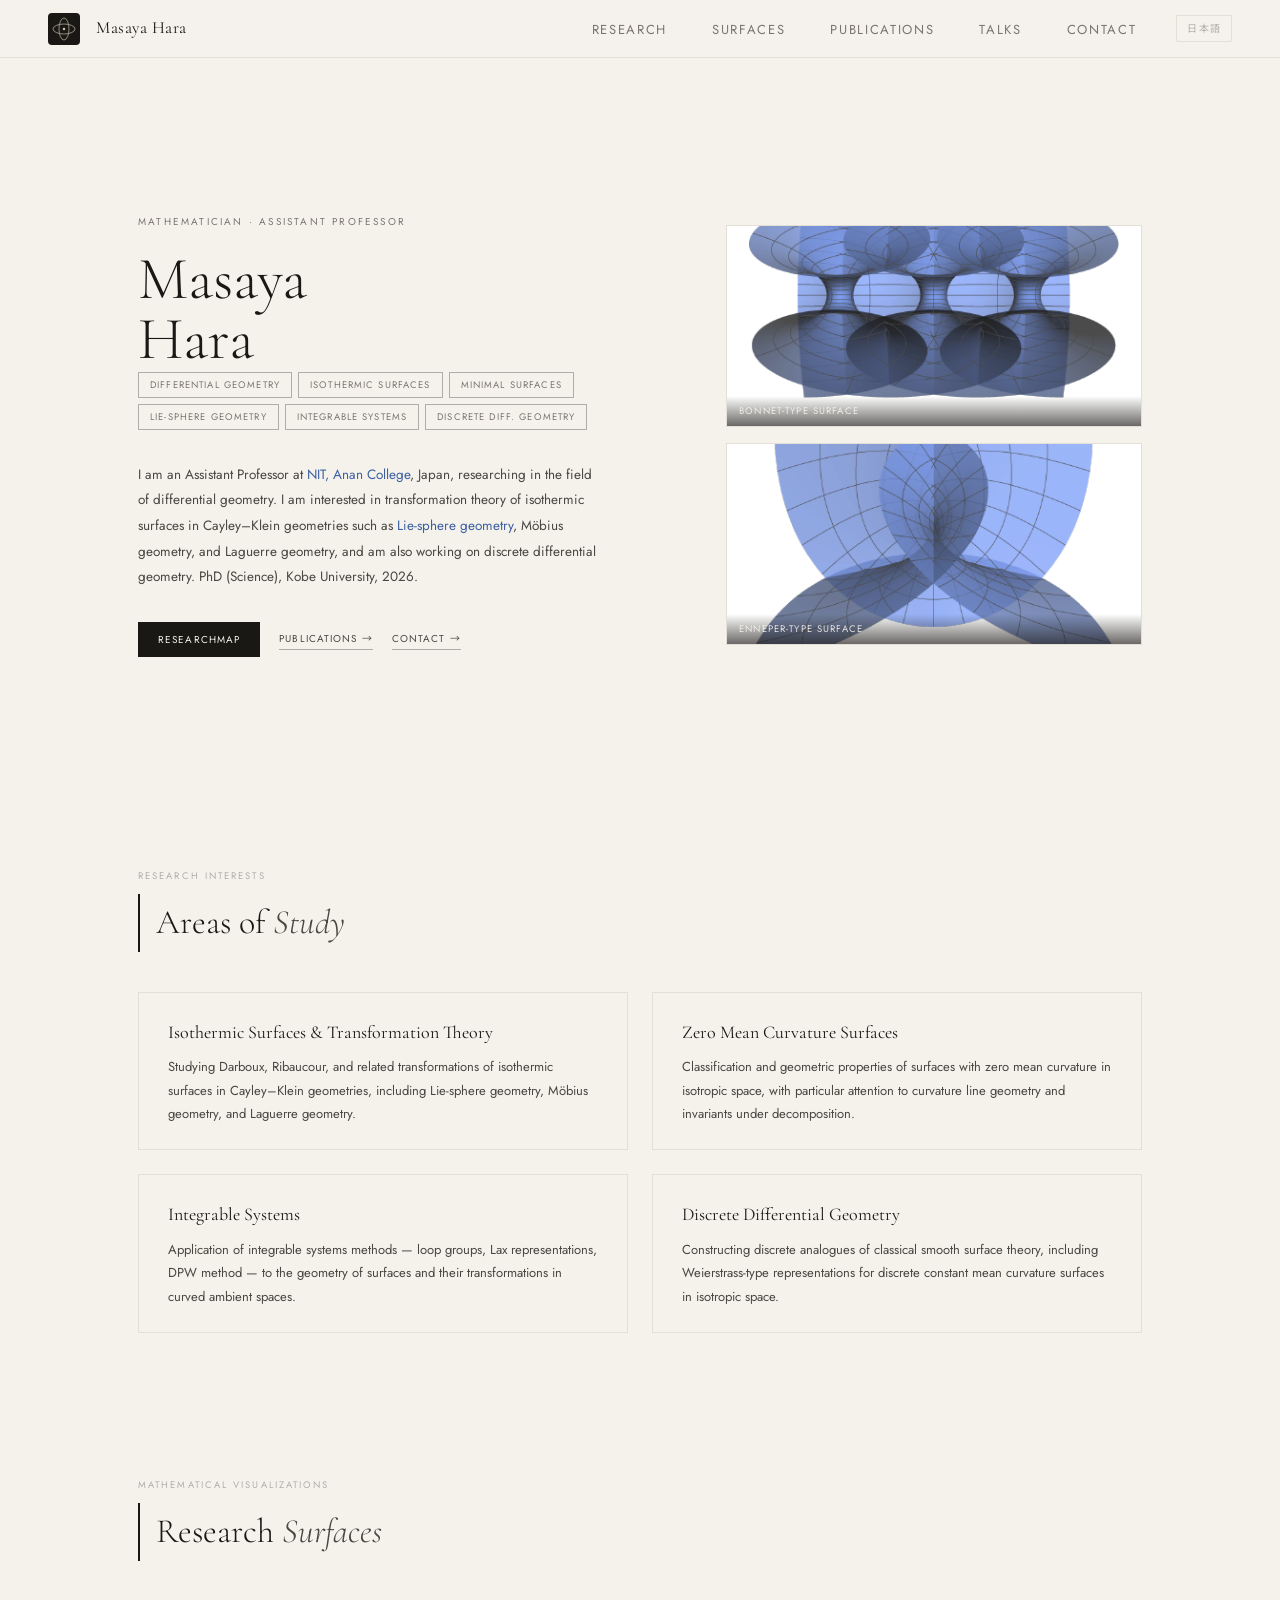
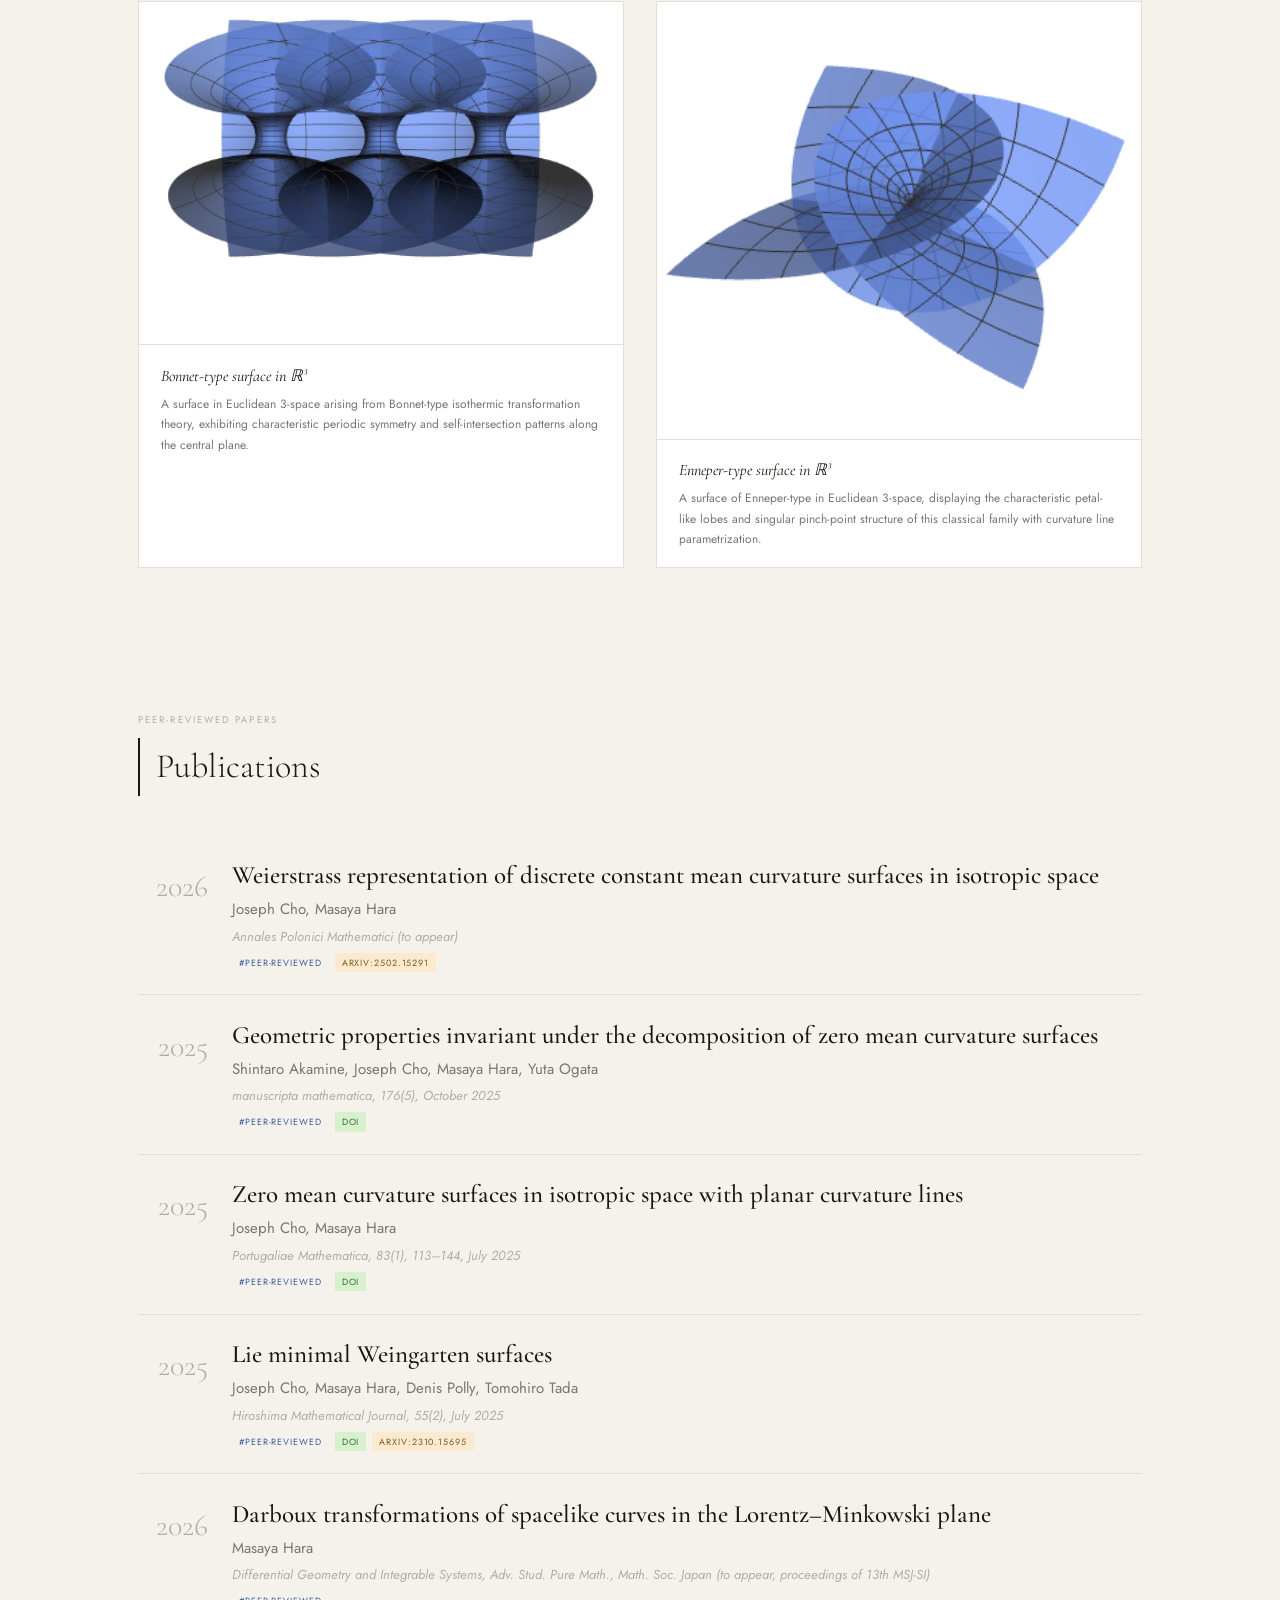
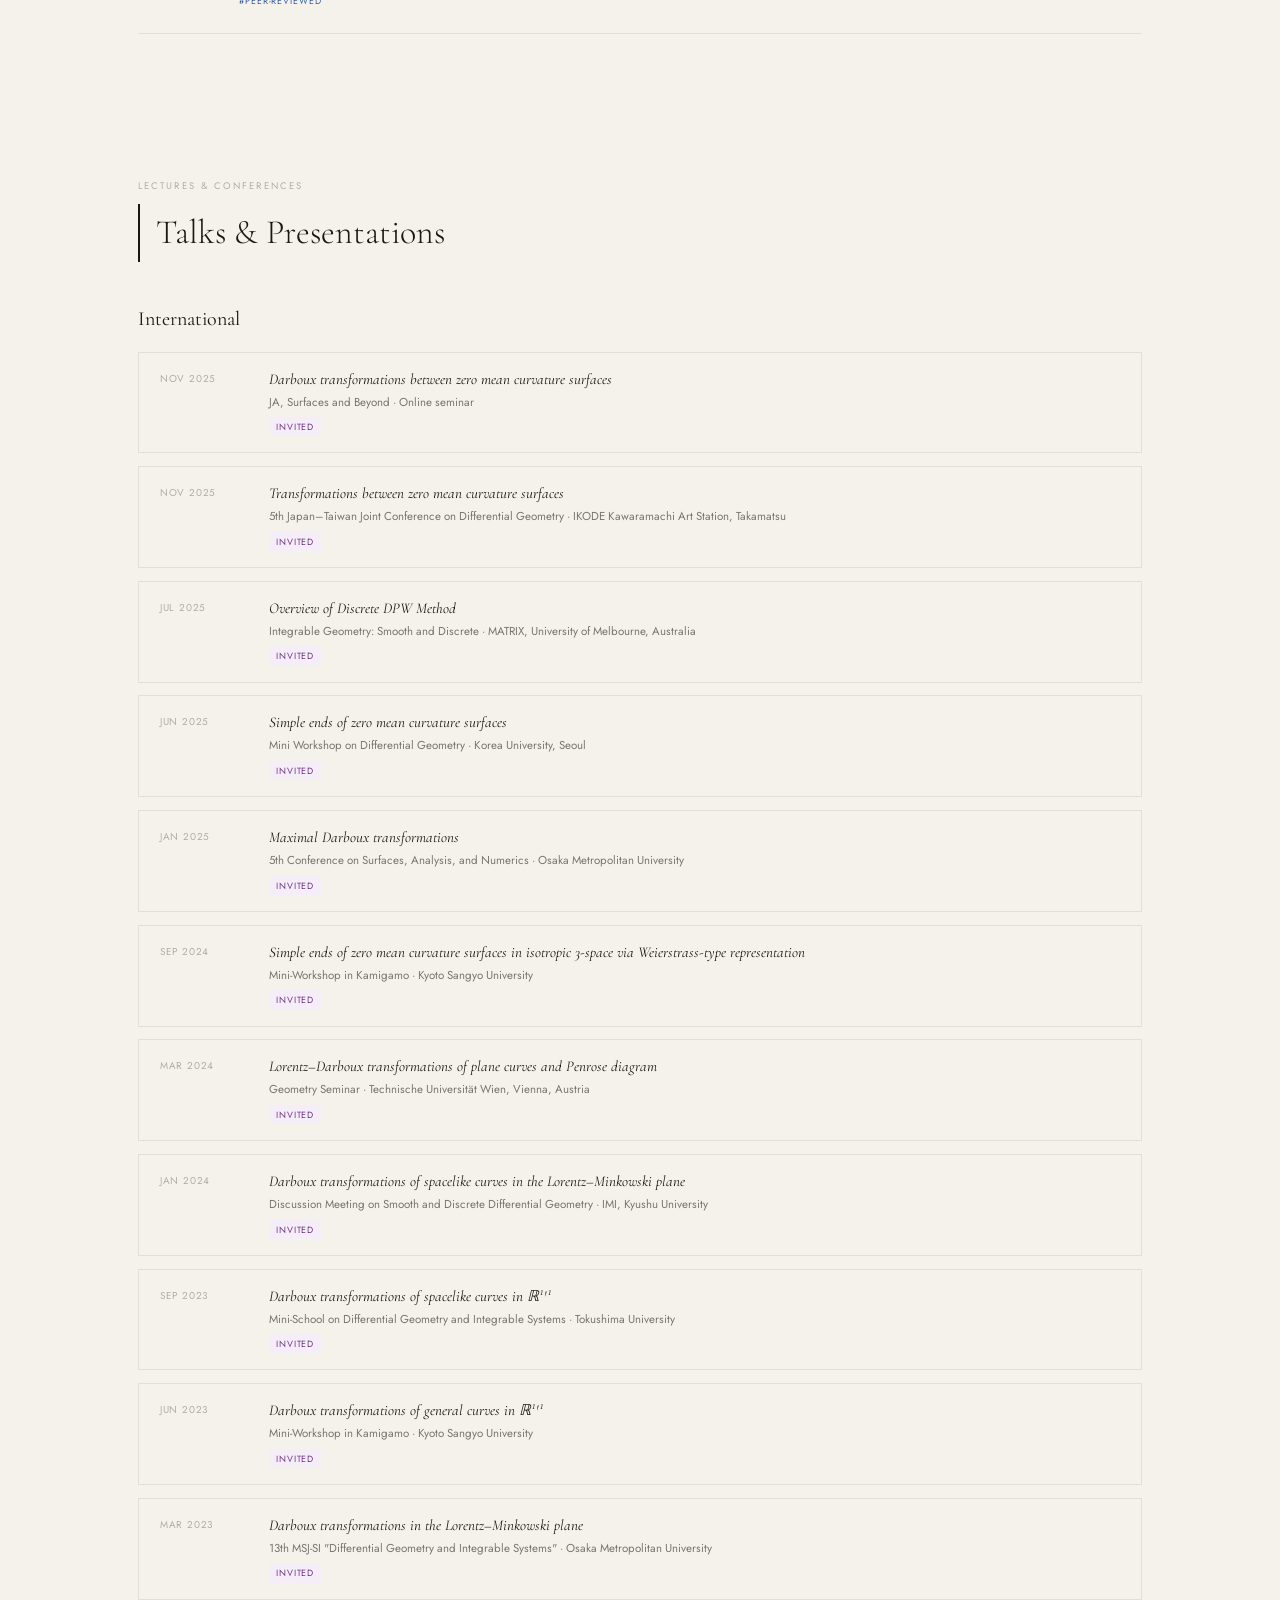
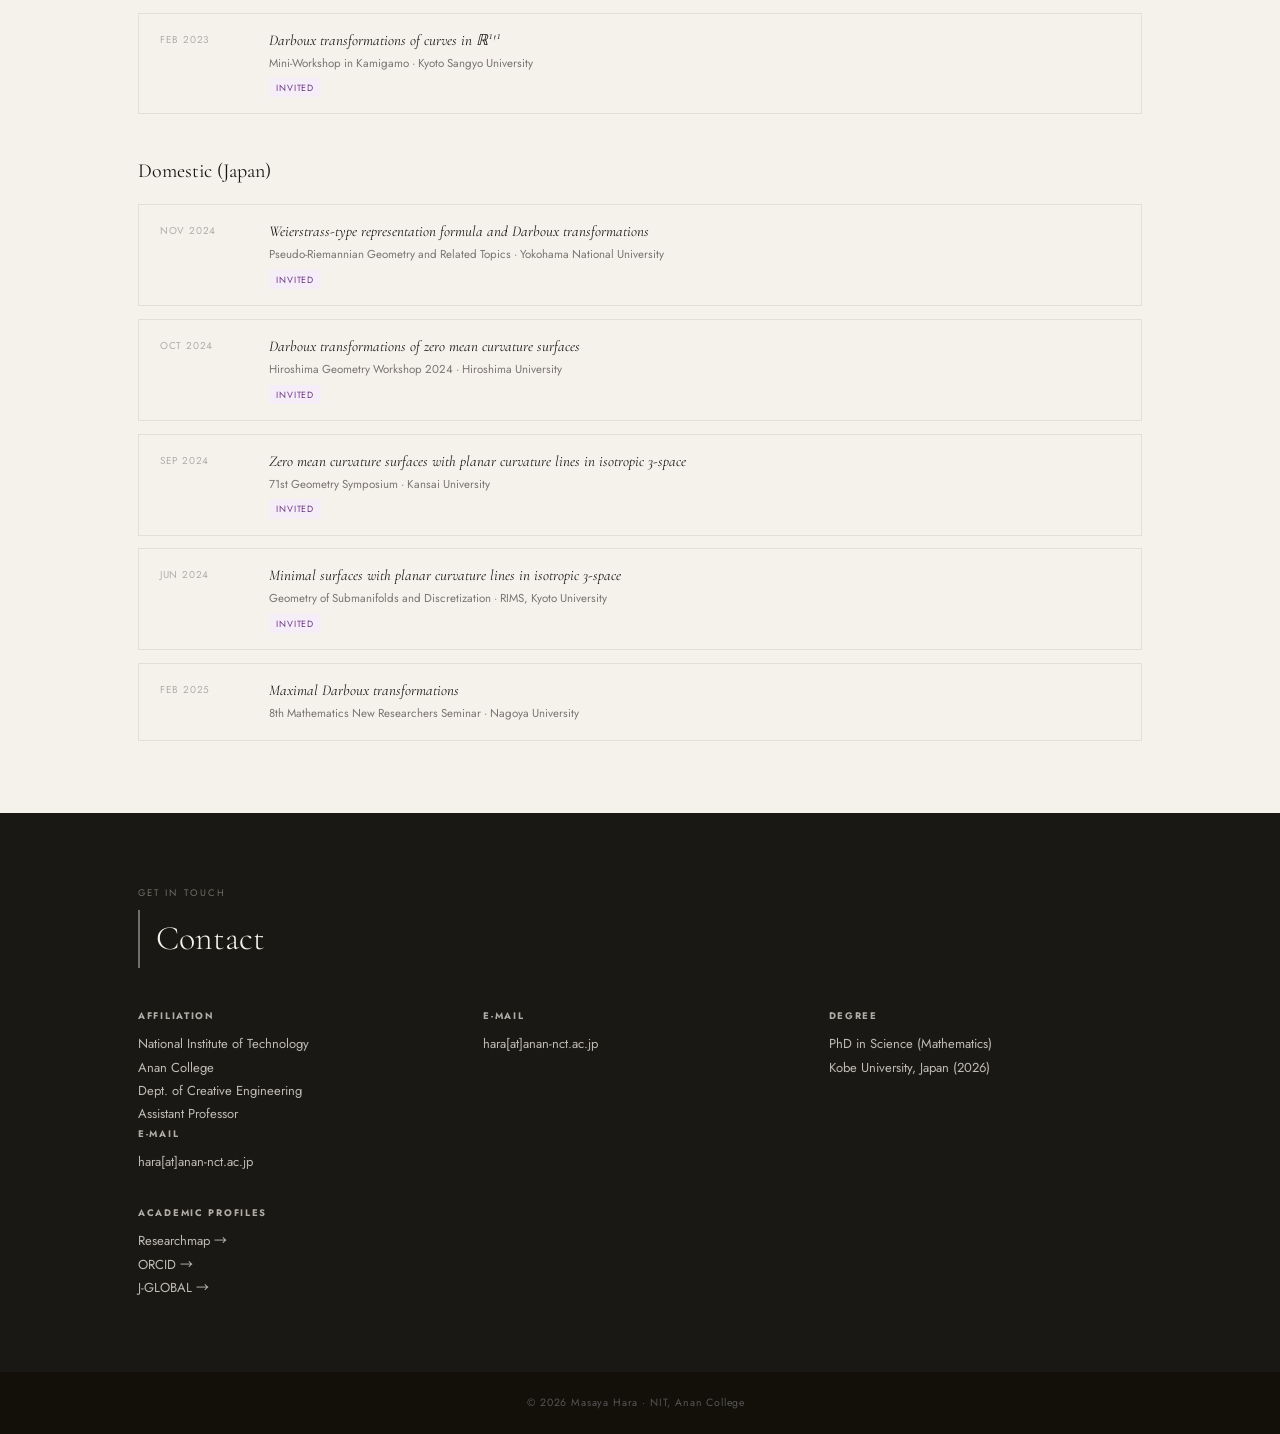
<file: index.html>
<!DOCTYPE html>
<html lang="en">
<head>
<meta charset="UTF-8">
<meta name="viewport" content="width=device-width, initial-scale=1.0">
<title>Masaya Hara — Mathematician</title>
<meta name="description" content="Masaya Hara, Assistant Professor at NIT Anan College. Research in differential geometry: isothermic surfaces, minimal surfaces, integrable systems.">
<link rel="icon" type="image/svg+xml" href="favicon.svg">
<link rel="stylesheet" href="shared.css">
</head>
<body>

<nav>
  <div class="nav-brand">
    <img class="nav-logo" src="favicon.svg" alt="MH logo">
    <a href="index.html" class="nav-name">Masaya Hara </a>
  </div>
  <div class="nav-right">
    <ul class="nav-links">
      <li><a href="#research">Research</a></li>
      <li><a href="#surfaces">Surfaces</a></li>
      <li><a href="#publications">Publications</a></li>
      <li><a href="#talks">Talks</a></li>
      <li><a href="#contact">Contact</a></li>
    </ul>
    <a href="index-ja.html" class="lang-switch">日本語</a>
  </div>
</nav>

<!-- HERO -->
<section style="padding:0; background:var(--sand);">
<div class="hero">
  <div class="hero-left">
    <p class="hero-eyebrow">Mathematician · Assistant Professor</p>
    <h1 class="hero-name">Masaya<br>Hara</h1>
    <!-- <p class="hero-name-sub">原 誠弥</p> -->
    <div class="hero-kws">
      <span class="kw">Differential Geometry</span>
      <span class="kw">Isothermic Surfaces</span>
      <span class="kw">Minimal Surfaces</span>
      <span class="kw">Lie-Sphere Geometry</span>
      <span class="kw">Integrable Systems</span>
      <span class="kw">Discrete Diff. Geometry</span>
    </div>
    <p class="hero-bio">
      I am an Assistant Professor at <a href="https://www.anan-nct.ac.jp" target="_blank">NIT, Anan College</a>, Japan, 
      researching in the field of differential geometry. I am interested in transformation theory of isothermic surfaces 
      in Cayley–Klein geometries such as <a href="https://en.wikipedia.org/wiki/Lie_sphere_geometry" target="_blank">Lie-sphere geometry</a>, 
      Möbius geometry, and Laguerre geometry, and am also working on discrete differential geometry. 
      PhD (Science), Kobe University, 2026.
    </p>
    <div class="hero-actions">
      <a href="https://researchmap.jp/MasayaHara" class="btn btn-solid" target="_blank">Researchmap</a>
      <a href="#publications" class="btn btn-outline">Publications →</a>
      <a href="#contact" class="btn btn-outline">Contact →</a>
    </div>
  </div>
  <div class="hero-visuals">
    <div class="surface-thumb">
      <img src="[data-uri]" alt="Bonnet-type surface in R³" loading="lazy">
      <div class="surface-thumb-label">Bonnet-type surface</div>
    </div>
    <div class="surface-thumb">
      <img src="[data-uri]" alt="Enneper-type surface in R³" loading="lazy">
      <div class="surface-thumb-label">Enneper-type surface</div>
    </div>
  </div>
</div>
</section>

<!-- RESEARCH -->
<section id="research">
<div class="container">
  <p class="sec-label">Research Interests</p>
  <h2 class="sec-title">Areas of <em>Study</em></h2>
  <div class="research-grid">
    <div class="research-card">
      <h3>Isothermic Surfaces &amp; Transformation Theory</h3>
      <p>Studying Darboux, Ribaucour, and related transformations of isothermic surfaces in Cayley–Klein geometries, including Lie-sphere geometry, Möbius geometry, and Laguerre geometry.</p>
    </div>
    <div class="research-card">
      <h3>Zero Mean Curvature Surfaces</h3>
      <p>Classification and geometric properties of surfaces with zero mean curvature in isotropic space, with particular attention to curvature line geometry and invariants under decomposition.</p>
    </div>
    <div class="research-card">
      <h3>Integrable Systems</h3>
      <p>Application of integrable systems methods — loop groups, Lax representations, DPW method — to the geometry of surfaces and their transformations in curved ambient spaces.</p>
    </div>
    <div class="research-card">
      <h3>Discrete Differential Geometry</h3>
      <p>Constructing discrete analogues of classical smooth surface theory, including Weierstrass-type representations for discrete constant mean curvature surfaces in isotropic space.</p>
    </div>
  </div>
</div>
</section>

<!-- SURFACES -->
<section id="surfaces" style="background:var(--sand);">
<div class="container">
  <p class="sec-label">Mathematical Visualizations</p>
  <h2 class="sec-title">Research <em>Surfaces</em></h2>
  <div class="surfaces-grid">
    <div class="surface-card">
      <img src="[data-uri]" alt="Bonnet-type surface in Euclidean 3-space">
      <div class="surface-caption">
        <h4>Bonnet-type surface in ℝ³</h4>
        <p>A surface in Euclidean 3-space arising from Bonnet-type isothermic transformation theory, exhibiting characteristic periodic symmetry and self-intersection patterns along the central plane.</p>
      </div>
    </div>
    <div class="surface-card">
      <img src="images/i3-enneper.png" alt="Enneper-type surface in Isotropic 3-space">
      <div class="surface-caption">
        <h4>Enneper-type surface in ℝ³</h4>
        <p>A surface of Enneper-type in Euclidean 3-space, displaying the characteristic petal-like lobes and singular pinch-point structure of this classical family with curvature line parametrization.</p>
      </div>
    </div>
  </div>
</div>
</section>

<!-- PUBLICATIONS -->
<section id="publications">
<div class="container">
  <p class="sec-label">Peer-reviewed Papers</p>
  <h2 class="sec-title">Publications</h2>
  <div class="pub-list">

    <div class="pub-item">
      <div class="pub-year">2026</div>
      <div>
        <div class="pub-title">Weierstrass representation of discrete constant mean curvature surfaces in isotropic space</div>
        <div class="pub-authors">Joseph Cho, Masaya Hara</div>
        <div class="pub-journal">Annales Polonici Mathematici (to appear)</div>
        <div class="pub-badges">
          <span class="badge badge-peer">#Peer-reviewed</span>
          <a class="badge badge-arxiv" href="https://arxiv.org/abs/2502.15291" target="_blank">arXiv:2502.15291</a>
        </div>
      </div>
    </div>

    <div class="pub-item">
      <div class="pub-year">2025</div>
      <div>
        <div class="pub-title"><a href="https://doi.org/10.1007/s00229-025-01672-5" target="_blank">Geometric properties invariant under the decomposition of zero mean curvature surfaces</a></div>
        <div class="pub-authors">Shintaro Akamine, Joseph Cho, Masaya Hara, Yuta Ogata</div>
        <div class="pub-journal"><em>manuscripta mathematica</em>, 176(5), October 2025</div>
        <div class="pub-badges">
          <span class="badge badge-peer">#Peer-reviewed</span>
          <a class="badge badge-doi" href="https://doi.org/10.1007/s00229-025-01672-5" target="_blank">DOI</a>
        </div>
      </div>
    </div>

    <div class="pub-item">
      <div class="pub-year">2025</div>
      <div>
        <div class="pub-title"><a href="https://doi.org/10.4171/pm/2146" target="_blank">Zero mean curvature surfaces in isotropic space with planar curvature lines</a></div>
        <div class="pub-authors">Joseph Cho, Masaya Hara</div>
        <div class="pub-journal"><em>Portugaliae Mathematica</em>, 83(1), 113–144, July 2025</div>
        <div class="pub-badges">
          <span class="badge badge-peer">#Peer-reviewed</span>
          <a class="badge badge-doi" href="https://doi.org/10.4171/pm/2146" target="_blank">DOI</a>
        </div>
      </div>
    </div>

    <div class="pub-item">
      <div class="pub-year">2025</div>
      <div>
        <div class="pub-title"><a href="https://doi.org/10.32917/h2023019" target="_blank">Lie minimal Weingarten surfaces</a></div>
        <div class="pub-authors">Joseph Cho, Masaya Hara, Denis Polly, Tomohiro Tada</div>
        <div class="pub-journal"><em>Hiroshima Mathematical Journal</em>, 55(2), July 2025</div>
        <div class="pub-badges">
          <span class="badge badge-peer">#Peer-reviewed</span>
          <a class="badge badge-doi" href="https://doi.org/10.32917/h2023019" target="_blank">DOI</a>
          <a class="badge badge-arxiv" href="https://arxiv.org/abs/2310.15695" target="_blank">arXiv:2310.15695</a>
        </div>
      </div>
    </div>

    <div class="pub-item">
      <div class="pub-year">2026</div>
      <div>
        <div class="pub-title">Darboux transformations of spacelike curves in the Lorentz–Minkowski plane</div>
        <div class="pub-authors">Masaya Hara</div>
        <div class="pub-journal">Differential Geometry and Integrable Systems, Adv. Stud. Pure Math., Math. Soc. Japan (to appear, proceedings of 13th MSJ-SI)</div>
        <div class="pub-badges">
          <span class="badge badge-peer">#Peer-reviewed</span>
        </div>
      </div>
    </div>

  </div>
</div>
</section>

<!-- TALKS -->
<section id="talks" style="background:var(--sand);">
<div class="container">
  <p class="sec-label">Lectures &amp; Conferences</p>
  <h2 class="sec-title">Talks &amp; Presentations</h2>

  <h3 style="font-family:var(--serif); font-size:20px; font-weight:400; color:var(--ink); margin-bottom:1rem; margin-top:0;">International</h3>
  <div class="pres-list" style="margin-bottom:2.5rem;">

    <div class="pres-item">
      <div class="pres-date">Nov 2025</div>
      <div>
        <div class="pres-title">Darboux transformations between zero mean curvature surfaces</div>
        <div class="pres-venue">JA, Surfaces and Beyond · Online seminar</div>
        <div class="pub-badges">
          <span class="badge badge-invited">Invited</span>
        </div>
      </div>
    </div>

    <div class="pres-item">
      <div class="pres-date">Nov 2025</div>
      <div>
        <div class="pres-title">Transformations between zero mean curvature surfaces</div>
        <div class="pres-venue">5th Japan–Taiwan Joint Conference on Differential Geometry · IKODE Kawaramachi Art Station, Takamatsu</div>
        <div class="pub-badges">
          <span class="badge badge-invited">Invited</span>
        </div>        
      </div>
    </div>

    <div class="pres-item">
      <div class="pres-date">Jul 2025</div>
      <div>
        <div class="pres-title">Overview of Discrete DPW Method</div>
        <div class="pres-venue">Integrable Geometry: Smooth and Discrete · MATRIX, University of Melbourne, Australia</div>
        <div class="pub-badges">
          <span class="badge badge-invited">Invited</span>
        </div>        
      </div>
    </div>

    <div class="pres-item">
      <div class="pres-date">Jun 2025</div>
      <div>
        <div class="pres-title">Simple ends of zero mean curvature surfaces</div>
        <div class="pres-venue">Mini Workshop on Differential Geometry · Korea University, Seoul</div>
        <div class="pub-badges">
          <span class="badge badge-invited">Invited</span>
        </div>        
      </div>
    </div>

    <div class="pres-item">
      <div class="pres-date">Jan 2025</div>
      <div>
        <div class="pres-title">Maximal Darboux transformations</div>
        <div class="pres-venue">5th Conference on Surfaces, Analysis, and Numerics · Osaka Metropolitan University</div>
        <div class="pub-badges">
          <span class="badge badge-invited">Invited</span>
        </div>
      </div>
    </div>

    <div class="pres-item">
      <div class="pres-date">Sep 2024</div>
      <div>
        <div class="pres-title">Simple ends of zero mean curvature surfaces in isotropic 3-space via Weierstrass-type representation</div>
        <div class="pres-venue">Mini-Workshop in Kamigamo · Kyoto Sangyo University</div>
        <div class="pub-badges">
          <span class="badge badge-invited">Invited</span>
        </div>        
      </div>
    </div>

    <div class="pres-item">
      <div class="pres-date">Mar 2024</div>
      <div>
        <div class="pres-title">Lorentz–Darboux transformations of plane curves and Penrose diagram</div>
        <div class="pres-venue">Geometry Seminar · Technische Universität Wien, Vienna, Austria</div>
        <div class="pub-badges">
          <span class="badge badge-invited">Invited</span>
        </div>        
      </div>
    </div>

    <div class="pres-item">
      <div class="pres-date">Jan 2024</div>
      <div>
        <div class="pres-title">Darboux transformations of spacelike curves in the Lorentz–Minkowski plane</div>
        <div class="pres-venue">Discussion Meeting on Smooth and Discrete Differential Geometry · IMI, Kyushu University</div>
        <div class="pub-badges">
          <span class="badge badge-invited">Invited</span>
        </div>        
      </div>
    </div>

    <div class="pres-item">
      <div class="pres-date">Sep 2023</div>
      <div>
        <div class="pres-title">Darboux transformations of spacelike curves in ℝ¹'¹</div>
        <div class="pres-venue">Mini-School on Differential Geometry and Integrable Systems · Tokushima University</div>
        <div class="pub-badges">
          <span class="badge badge-invited">Invited</span>
        </div>        
      </div>
    </div>

    <div class="pres-item">
      <div class="pres-date">Jun 2023</div>
      <div>
        <div class="pres-title">Darboux transformations of general curves in ℝ¹'¹</div>
        <div class="pres-venue">Mini-Workshop in Kamigamo · Kyoto Sangyo University</div>
        <div class="pub-badges">
          <span class="badge badge-invited">Invited</span>
        </div>        
      </div>
    </div>

    <div class="pres-item">
      <div class="pres-date">Mar 2023</div>
      <div>
        <div class="pres-title">Darboux transformations in the Lorentz–Minkowski plane</div>
        <div class="pres-venue">13th MSJ-SI "Differential Geometry and Integrable Systems" · Osaka Metropolitan University</div>
        <div class="pub-badges">
          <span class="badge badge-invited">Invited</span>
        </div>        
      </div>
    </div>

    <div class="pres-item">
      <div class="pres-date">Feb 2023</div>
      <div>
        <div class="pres-title">Darboux transformations of curves in ℝ¹'¹</div>
        <div class="pres-venue">Mini-Workshop in Kamigamo · Kyoto Sangyo University</div>
        <div class="pub-badges">
          <span class="badge badge-invited">Invited</span>
        </div>        
      </div>
    </div>

  </div>

  <h3 style="font-family:var(--serif); font-size:20px; font-weight:400; color:var(--ink); margin-bottom:1rem;">Domestic (Japan)</h3>
  <div class="pres-list">

    <div class="pres-item">
      <div class="pres-date">Nov 2024</div>
      <div>
        <div class="pres-title">Weierstrass-type representation formula and Darboux transformations</div>
        <div class="pres-venue">Pseudo-Riemannian Geometry and Related Topics · Yokohama National University</div>
        <div class="pub-badges">
          <span class="badge badge-invited">Invited</span>
        </div>        
      </div>
    </div>

    <div class="pres-item">
      <div class="pres-date">Oct 2024</div>
      <div>
        <div class="pres-title">Darboux transformations of zero mean curvature surfaces</div>
        <div class="pres-venue">Hiroshima Geometry Workshop 2024 · Hiroshima University</div>
        <div class="pub-badges">
          <span class="badge badge-invited">Invited</span>
        </div>        
      </div>
    </div>

    <div class="pres-item">
      <div class="pres-date">Sep 2024</div>
      <div>
        <div class="pres-title">Zero mean curvature surfaces with planar curvature lines in isotropic 3-space</div>
        <div class="pres-venue">71st Geometry Symposium · Kansai University</div>
        <div class="pub-badges">
          <span class="badge badge-invited">Invited</span>
        </div>        
      </div>
    </div>

    <div class="pres-item">
      <div class="pres-date">Jun 2024</div>
      <div>
        <div class="pres-title">Minimal surfaces with planar curvature lines in isotropic 3-space</div>
        <div class="pres-venue">Geometry of Submanifolds and Discretization · RIMS, Kyoto University</div>
        <div class="pub-badges">
          <span class="badge badge-invited">Invited</span>
        </div>        
      </div>
    </div>

    <div class="pres-item">
      <div class="pres-date">Feb 2025</div>
      <div>
        <div class="pres-title">Maximal Darboux transformations</div>
        <div class="pres-venue">8th Mathematics New Researchers Seminar · Nagoya University</div>
      </div>
    </div>

  </div>
</div>
</section>

<!-- CONTACT -->
<section id="contact">
<div class="container">
  <p class="sec-label">Get in Touch</p>
  <h2 class="sec-title">Contact</h2>
  <div class="contact-grid">
    <div class="contact-block">
       <h4>Affiliation</h4>
       <!-- <p>NIT, Anan College<br>Dept. of Creative Engineering<br>Assistant Professor<br>hara[at]anan-nct.ac.jp</p> -->
       <p>National Institute of Technology<br>Anan College<br>Dept. of Creative Engineering<br>Assistant Professor<br></p>
       <h4>e-mail</h4>
       <p>hara[at]anan-nct.ac.jp</p>
    </div>
    <div class="contact-block">
       <h4>e-mail</h4>
       <p>hara[at]anan-nct.ac.jp</p>
    </div>    
    <div class="contact-block">
      <h4>Degree</h4>
      <p>PhD in Science (Mathematics)<br>Kobe University, Japan (2026)</p>
    </div>
    <div class="contact-block">
      <h4>Academic Profiles</h4>
      <a href="https://researchmap.jp/MasayaHara" target="_blank">Researchmap →</a>
      <a href="https://orcid.org/0009-0008-0614-0334" target="_blank">ORCID →</a>
      <a href="https://jglobal.jst.go.jp/detail?JGLOBAL_ID=202501015812502352" target="_blank">J-GLOBAL →</a>
    </div>
  </div>
</div>
</section>

<footer>
  © 2026 Masaya Hara · NIT, Anan College &nbsp;
</footer>

</body>
</html>
</file>
<file: shared.css>
@import url('https://fonts.googleapis.com/css2?family=Cormorant+Garamond:ital,wght@0,300;0,400;0,600;1,300;1,400&family=Jost:wght@300;400;500&family=Noto+Sans+JP:wght@300;400&family=Shippori+Mincho:wght@400;500&display=swap');

*, *::before, *::after { box-sizing: border-box; margin: 0; padding: 0; }

:root {
  --sand: #f5f2ec;
  --sand-dark: #e4dfd4;
  --white: #ffffff;
  --ink: #1a1814;
  --ink-mid: #4a4640;
  --ink-light: #7a7570;
  --ink-faint: #b0ada8;
  --accent: #3b5fa0;
  --serif: 'Cormorant Garamond', 'Shippori Mincho', Georgia, serif;
  --sans: 'Jost', 'Noto Sans JP', 'Helvetica Neue', sans-serif;
}

html { scroll-behavior: smooth; }
body { font-family: var(--sans); background: var(--sand); color: var(--ink); font-size: 16px; line-height: 1.7; font-weight: 400; }

/* ── NAV ── */
nav {
  position: sticky; top: 0; z-index: 100;
  background: rgba(245,242,236,0.93);
  backdrop-filter: blur(14px);
  border-bottom: 1px solid var(--sand-dark);
  height: 58px;
  display: flex; align-items: center; justify-content: space-between;
  padding: 0 3rem;
}
.nav-brand { display: flex; align-items: center; gap: 1rem; }
.nav-logo { width: 32px; height: 32px; }
.nav-name { font-family: var(--serif); font-weight: 400; font-size: 17px; color: var(--ink); text-decoration: none; letter-spacing: 0.03em; }
.nav-name span { font-style: normal; color: var(--ink-light); }
.nav-right { display: flex; align-items: center; gap: 2rem; }
.nav-links { display: flex; gap: 1.8rem; list-style: none; }
.nav-links a { font-size: 13px; letter-spacing: 0.13em; text-transform: uppercase; color: var(--ink-light); text-decoration: none; transition: color 0.2s, background 0.2s; padding: 4px 8px; border-radius: 2px; }
.nav-links a:hover {
  color: var(--ink);
  background: var(--sand-dark);
  padding: 4px 8px;
  border-radius: 2px;
}
.lang-switch { font-size: 10px; letter-spacing: 0.12em; text-transform: uppercase; color: var(--ink-faint); text-decoration: none; border: 1px solid var(--sand-dark); padding: 4px 10px; border-radius: 1px; transition: all 0.2s; white-space: nowrap; }
.lang-switch:hover { color: var(--ink); border-color: var(--ink-faint); }

/* ── HERO ── */
.hero {
  max-width: 1100px; margin: 0 auto;
  padding: 5rem 3rem 4rem;
  display: grid; grid-template-columns: 1.1fr 0.9fr; gap: 5rem; align-items: center;
  min-height: 82vh;
}
.hero-eyebrow { font-size: 10px; letter-spacing: 0.22em; text-transform: uppercase; color: var(--ink-light); margin-bottom: 1.2rem; }
.hero-name { font-family: var(--serif); font-size: 60px; font-weight: 300; line-height: 1.0; color: var(--ink); margin-bottom: 0.15rem; }
.hero-name-sub { font-family: var(--serif); font-size: 21px; font-weight: 300; color: var(--ink-light); font-style: normal; margin-bottom: 1.8rem; letter-spacing: 0.05em; }
.hero-kws { display: flex; flex-wrap: wrap; gap: 6px; margin-bottom: 2rem; }
.kw { font-size: 9.5px; letter-spacing: 0.12em; text-transform: uppercase; padding: 4px 11px; border: 1px solid var(--ink-faint); color: var(--ink-light); }
.hero-bio { font-size: 13.5px; line-height: 1.9; color: var(--ink-mid); max-width: 460px; margin-bottom: 2rem; }
.hero-bio a { color: var(--accent); text-decoration: none; border-bottom: 1px solid transparent; transition: border-color 0.2s; }
.hero-bio a:hover { border-color: var(--accent); }
.hero-actions { display: flex; gap: 1.2rem; align-items: center; flex-wrap: wrap; }
.btn { font-size: 10px; letter-spacing: 0.11em; text-transform: uppercase; text-decoration: none; transition: all 0.2s; display: inline-block; }
.btn-solid { background: var(--ink); color: var(--sand); padding: 9px 20px; }
.btn-solid:hover { background: var(--accent); }
.btn-outline { color: var(--ink-mid); border-bottom: 1px solid var(--ink-faint); padding-bottom: 2px; }
.btn-outline:hover { color: var(--accent); border-color: var(--accent); }

/* Hero right: two small surface thumbnails side by side */
.hero-visuals { display: flex; flex-direction: column; gap: 1rem; }
.surface-thumb {
  background: var(--white);
  border: 1px solid var(--sand-dark);
  overflow: hidden;
  position: relative;
}
.surface-thumb img { width: 100%; display: block; object-fit: cover; max-height: 200px; object-position: center; opacity: 0.88; }
.surface-thumb-label {
  position: absolute; bottom: 0; left: 0; right: 0;
  padding: 7px 12px;
  background: linear-gradient(transparent, rgba(26,24,20,0.65));
  font-size: 9.5px; letter-spacing: 0.12em; text-transform: uppercase;
  color: rgba(245,242,236,0.92);
}

/* ── SECTIONS ── */
section { padding: 4.5rem 0; }
section:nth-child(even) { background: var(--white); }
.container { max-width: 1100px; margin: 0 auto; padding: 0 3rem; }

.sec-label { font-size: 9.5px; letter-spacing: 0.22em; text-transform: uppercase; color: var(--ink-faint); margin-bottom: 0.6rem; }
.sec-title { font-family: var(--serif); font-size: 34px; font-weight: 300; color: var(--ink); margin-bottom: 2.5rem; padding-left: 1rem; border-left: 2px solid var(--ink); }
.sec-title em { font-style: italic; color: var(--ink-mid); }

/* ── RESEARCH GRID ── */
.research-grid { display: grid; grid-template-columns: 1fr 1fr; gap: 1.5rem; }
.research-card { padding: 1.5rem 1.8rem; border: 1px solid var(--sand-dark); background: var(--sand); }
.research-card h3 { font-family: var(--serif); font-size: 18px; font-weight: 400; color: var(--ink); margin-bottom: 0.5rem; }
.research-card p { font-size: 13px; color: var(--ink-mid); line-height: 1.8; }

/* ── SURFACES SECTION ── */
.surfaces-grid { display: grid; grid-template-columns: 1fr 1fr; gap: 2rem; }
.surface-card { background: var(--white); border: 1px solid var(--sand-dark); overflow: hidden; }
.surface-card img { width: 100%; display: block; }
.surface-caption { padding: 1.1rem 1.4rem; border-top: 1px solid var(--sand-dark); }
.surface-caption h4 { font-family: var(--serif); font-size: 16px; font-weight: 400; font-style: italic; color: var(--ink); margin-bottom: 4px; }
.surface-caption p { font-size: 12px; color: var(--ink-light); line-height: 1.7; }

/* ── PUBLICATIONS ── */
.pub-list { display: flex; flex-direction: column; }
.pub-item { display: grid; grid-template-columns: 70px 1fr; gap: 1.5rem; padding: 1.4rem 0; border-bottom: 1px solid var(--sand-dark); align-items: start; }
.pub-year { font-family: var(--serif); font-size: 30px; font-weight: 300; color: var(--ink-faint); text-align: right; padding-top: 3px; }
.pub-title { font-family: var(--serif); font-size: 25px; font-weight: 525; line-height: 1.4; color: var(--ink); margin-bottom: 4px; }
.pub-title a { color: inherit; text-decoration: none; border-bottom: 1px solid transparent; transition: border-color 0.2s; }
.pub-title a:hover { border-color: var(--accent); color: var(--accent); }
.pub-authors { font-size: 15px; color: var(--ink-light); margin-bottom: 3px; }
.pub-journal { font-size: 13px; font-style: italic; color: var(--ink-faint); }
.pub-badges { margin-top: 5px; display: flex; gap: 6px; flex-wrap: wrap; }
.badge { font-size: 9px; letter-spacing: 0.1em; text-transform: uppercase; padding: 2px 7px; }
.badge-peer { color: var(--accent); }
.badge-doi { background: #d7f1cc; color: #3a6b38; text-decoration: none; transition: background 0.2s; display: inline-block; }
.badge-doi:hover { background: #aae6b0; }
.badge-arxiv { background: #fbeacf; color: #7a5a20; text-decoration: none; transition: background 0.2s; display: inline-block; }
.badge-arxiv:hover { background: #f5dea0; }
.badge-invited { background: #f5eef8; color: #6c3483; }

/* ── PRESENTATIONS ── */
.pres-list { display: flex; flex-direction: column; gap: 0.8rem; }
.pres-item { display: grid; grid-template-columns: 90px 1fr; gap: 1.2rem; padding: 1rem 1.3rem; background: var(--sand); border: 1px solid var(--sand-dark); align-items: start; }
.pres-date { font-size: 10px; letter-spacing: 0.08em; color: var(--ink-faint); text-transform: uppercase; line-height: 1.6; padding-top: 2px; }
.pres-title { font-family: var(--serif); font-size: 15px; font-weight: 400; font-style: italic; color: var(--ink); margin-bottom: 3px; line-height: 1.4; }
.pres-venue { font-size: 11.5px; color: var(--ink-light); }
.pres-type { font-size: 9px; letter-spacing: 0.1em; text-transform: uppercase; color: var(--ink-faint); margin-top: 3px; }

/* ── CONTACT ── */
#contact, #contact-jp { background: var(--ink); color: var(--sand); }
#contact .sec-title, #contact-jp .sec-title { color: var(--sand); border-color: rgba(245,242,236,0.4); }
#contact .sec-label, #contact-jp .sec-label { color: rgba(245,242,236,0.4); }
.contact-grid { display: grid; grid-template-columns: 1fr 1fr 1fr; gap: 2rem; }
.contact-block h4 { font-size: 9.5px; letter-spacing: 0.18em; text-transform: uppercase; color: var(--ink-faint); margin-bottom: 0.5rem; }
.contact-block p, .contact-block a { font-size: 13px; color: rgba(245,242,236,0.75); text-decoration: none; line-height: 1.8; display: block; }
.contact-block a:hover { color: var(--sand); }

/* ── FOOTER ── */
footer { background: #121009; text-align: center; padding: 1.4rem 3rem; font-size: 10.5px; color: #555; letter-spacing: 0.08em; }
footer a { color: #666; text-decoration: none; }
footer a:hover { color: #999; }

/* ── RESPONSIVE ── */
@media (max-width: 860px) {
  nav { padding: 0 1.2rem; }
  .hero { grid-template-columns: 1fr; gap: 2.5rem; padding: 3rem 1.2rem; min-height: auto; }
  .hero-visuals { flex-direction: row; }
  .hero-name { font-size: 44px; }
  .container { padding: 0 1.2rem; }
  .research-grid, .surfaces-grid, .contact-grid { grid-template-columns: 1fr; }
  .pub-item { grid-template-columns: 55px 1fr; }
  .pres-item { grid-template-columns: 1fr; gap: 0.3rem; }
  .nav-links { display: none; }
  footer { padding: 1.4rem 1.2rem; }
}
</file>
